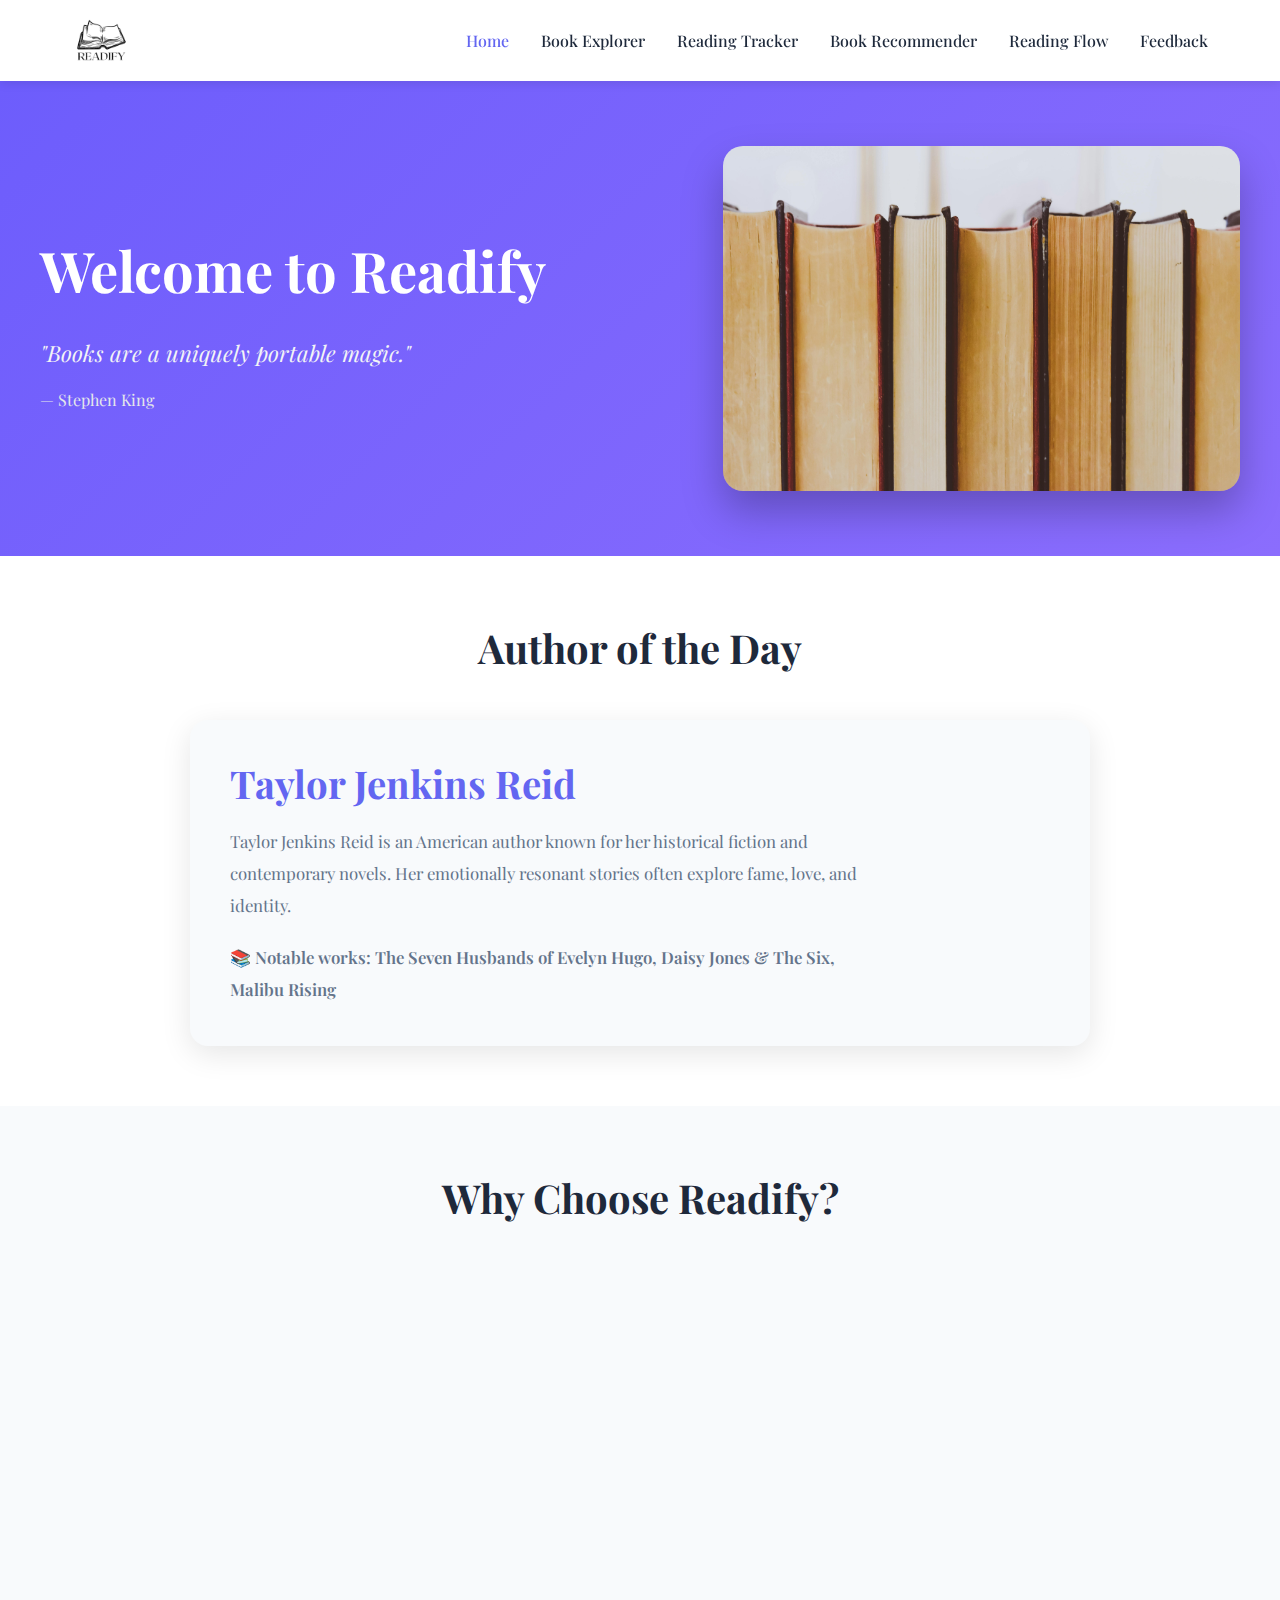
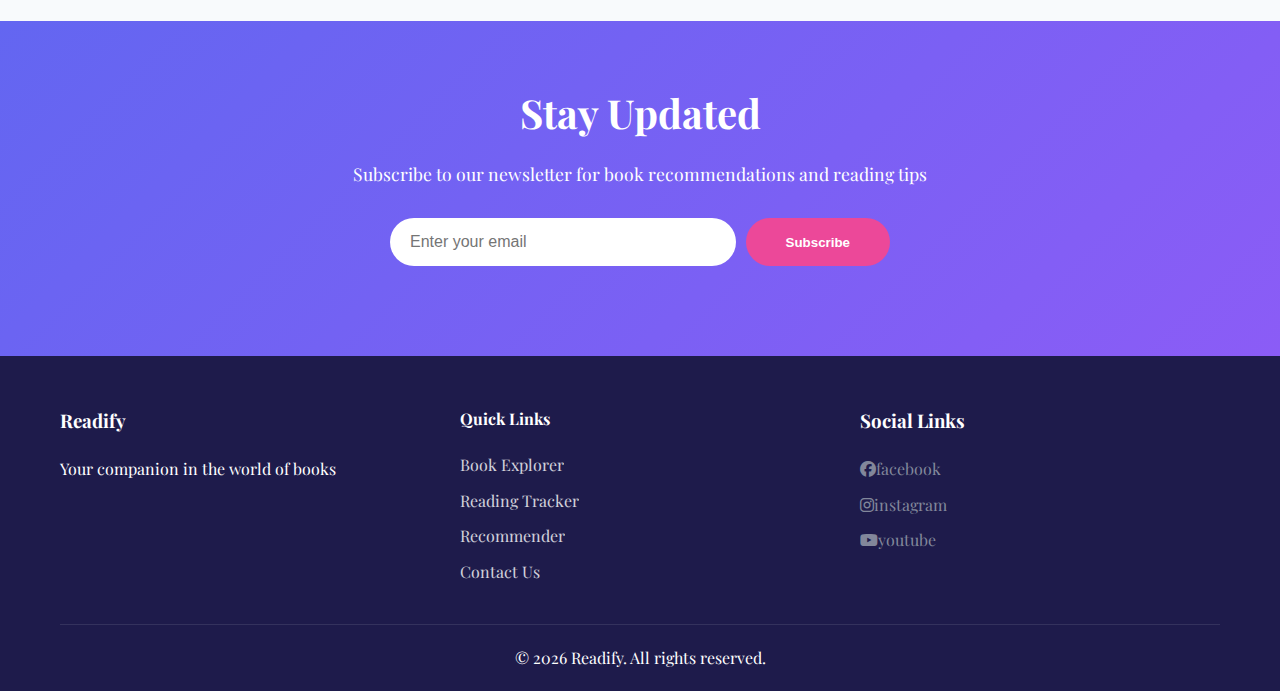
<file: index.html>
<!DOCTYPE html>
<html lang="en">
<head>
    <meta charset="UTF-8">
    <meta name="viewport" content="width=device-width, initial-scale=1.0">
    <meta name="description" content="Readify - Your platform for book recommendations and reading tools">
    <title>Readify - Home</title>

    <!--google-font-->
    <link rel="preconnect" href="https://fonts.googleapis.com">
    <link rel="preconnect" href="https://fonts.gstatic.com" crossorigin>
    <link href="https://fonts.googleapis.com/css2?family=Playfair+Display:ital,wght@0,400..900;1,400..900&display=swap" rel="stylesheet">

    <!--favicon-->
    <link rel="icon" type="image/png" href="images/favicon.png">

    <!--social-icons-->
    <link rel="stylesheet" href="https://cdnjs.cloudflare.com/ajax/libs/font-awesome/6.5.0/css/all.min.css">

    <link rel="manifest" href="manifest.json">
    <link rel="stylesheet" href="css/common.css">
    <link rel="stylesheet" href="css/index.css">
</head>
<body>
    <!-- Navigation Bar -->
    <nav class="navbar">
        <div class="nav-container">
            <a href="index.html" class="logo">
                <img src="images/logo.png" alt="Readify Logo" width="60" height="60">
            </a>
            <button class="hamburger" id="hamburger">
                <span></span>
                <span></span>
                <span></span>
            </button>
            <ul class="nav-menu" id="navMenu">
                <li><a href="index.html" class="active">Home</a></li>
                <li><a href="book-explorer.html">Book Explorer</a></li>
                <li><a href="reading-tracker.html">Reading Tracker</a></li>
                <li><a href="book-recommender.html">Book Recommender</a></li>
                <li><a href="reading-flow.html">Reading Flow</a></li>
                <li><a href="feedback.html">Feedback</a></li>
            </ul>
        </div>
    </nav>

    <!-- Hero Section -->
    <section class="hero">
        <div class="hero-grid">
            <div class="hero-text">
                <h1>Welcome to Readify</h1>
                <p class="rotating-quote" id="rotatingQuote">
                    Loading quote...
                </p>
                <p class="quote-author" id="quoteAuthor"></p>
            </div>
            <div class="hero-image">
                <img
                    src="images/book.jpg"
                    alt="Reading illustration"
                    width="520"
                    height="320"
                >

            </div>
        </div>
    </section>

    <!-- Author of the Day Section -->
    <section class="author-of-day">
        <div class="container">
            <h2>Author of the Day</h2>
            <div class="author-card" id="authorCard">
                <div class="author-info">
                    <h3 id="authorName">Loading...</h3>
                    <p id="authorBio">Loading author information...</p>
                    <p class="author-books" id="authorBooks"></p>
                </div>
            </div>
        </div>
    </section>

    <!-- Featured Content Section -->
    <section class="featured-content">
        <div class="container">
            <h2>Why Choose Readify?</h2>
            <div class="features-grid">
                <div class="feature-card">
                    <div class="feature-icon">🔍</div>
                    <h3>Discover Books</h3>
                    <p>Explore thousands of books across all genres</p>
                </div>
                <div class="feature-card">
                    <div class="feature-icon">📊</div>
                    <h3>Track Progress</h3>
                    <p>Monitor your reading journey and set goals</p>
                </div>
                <div class="feature-card">
                    <div class="feature-icon">🎲</div>
                    <h3>Get Recommendations</h3>
                    <p>Find your next favorite book with our smart recommender</p>
                </div>
            </div>
        </div>
    </section>

    <!-- Newsletter Section -->
    <section class="newsletter">
        <div class="container">
            <h2>Stay Updated</h2>
            <p>Subscribe to our newsletter for book recommendations and reading tips</p>
            <form id="newsletterForm">
                <input type="email" id="newsletterEmail" placeholder="Enter your email" required>
                <button type="submit">Subscribe</button>
            </form>
            <p id="newsletterMessage" class="form-message"></p>
        </div>
    </section>

    <!-- Footer -->
    <footer class="footer">
        <div class="container">
            <div class="footer-content">
                <div class="footer-section">
                    <h3>Readify</h3>
                    <p>Your companion in the world of books</p>
                </div>
                <div class="footer-section">
                    <h4>Quick Links</h4>
                    <ul>
                        <li><a href="book-explorer.html">Book Explorer</a></li>
                        <li><a href="reading-tracker.html">Reading Tracker</a></li>
                        <li><a href="book-recommender.html">Recommender</a></li>
                        <li><a href="feedback.html">Contact Us</a></li>
                    </ul>
                </div>
                <div class="footer-section">
                    <h3>Social Links</h3>
                    <ul class="social-links">
                        <li><a href="https://facebook.com"><i class="fab fa-facebook"></i>facebook</a></li>
                        <li><a href="https://instagram.com"><i class="fab fa-instagram"></i>instagram</a></li>
                        <li><a href="https://youtube.com"><i class="fab fa-youtube"></i>youtube</a></li>
                    </ul>
                </div>
            </div>
            <div class="footer-bottom">
                <p>&copy; 2026 Readify. All rights reserved.</p>
            </div>
        </div>
    </footer>

    <script src="js/books-data.js"></script>
    <script src="js/main.js"></script>
</body>
</html>
</file>
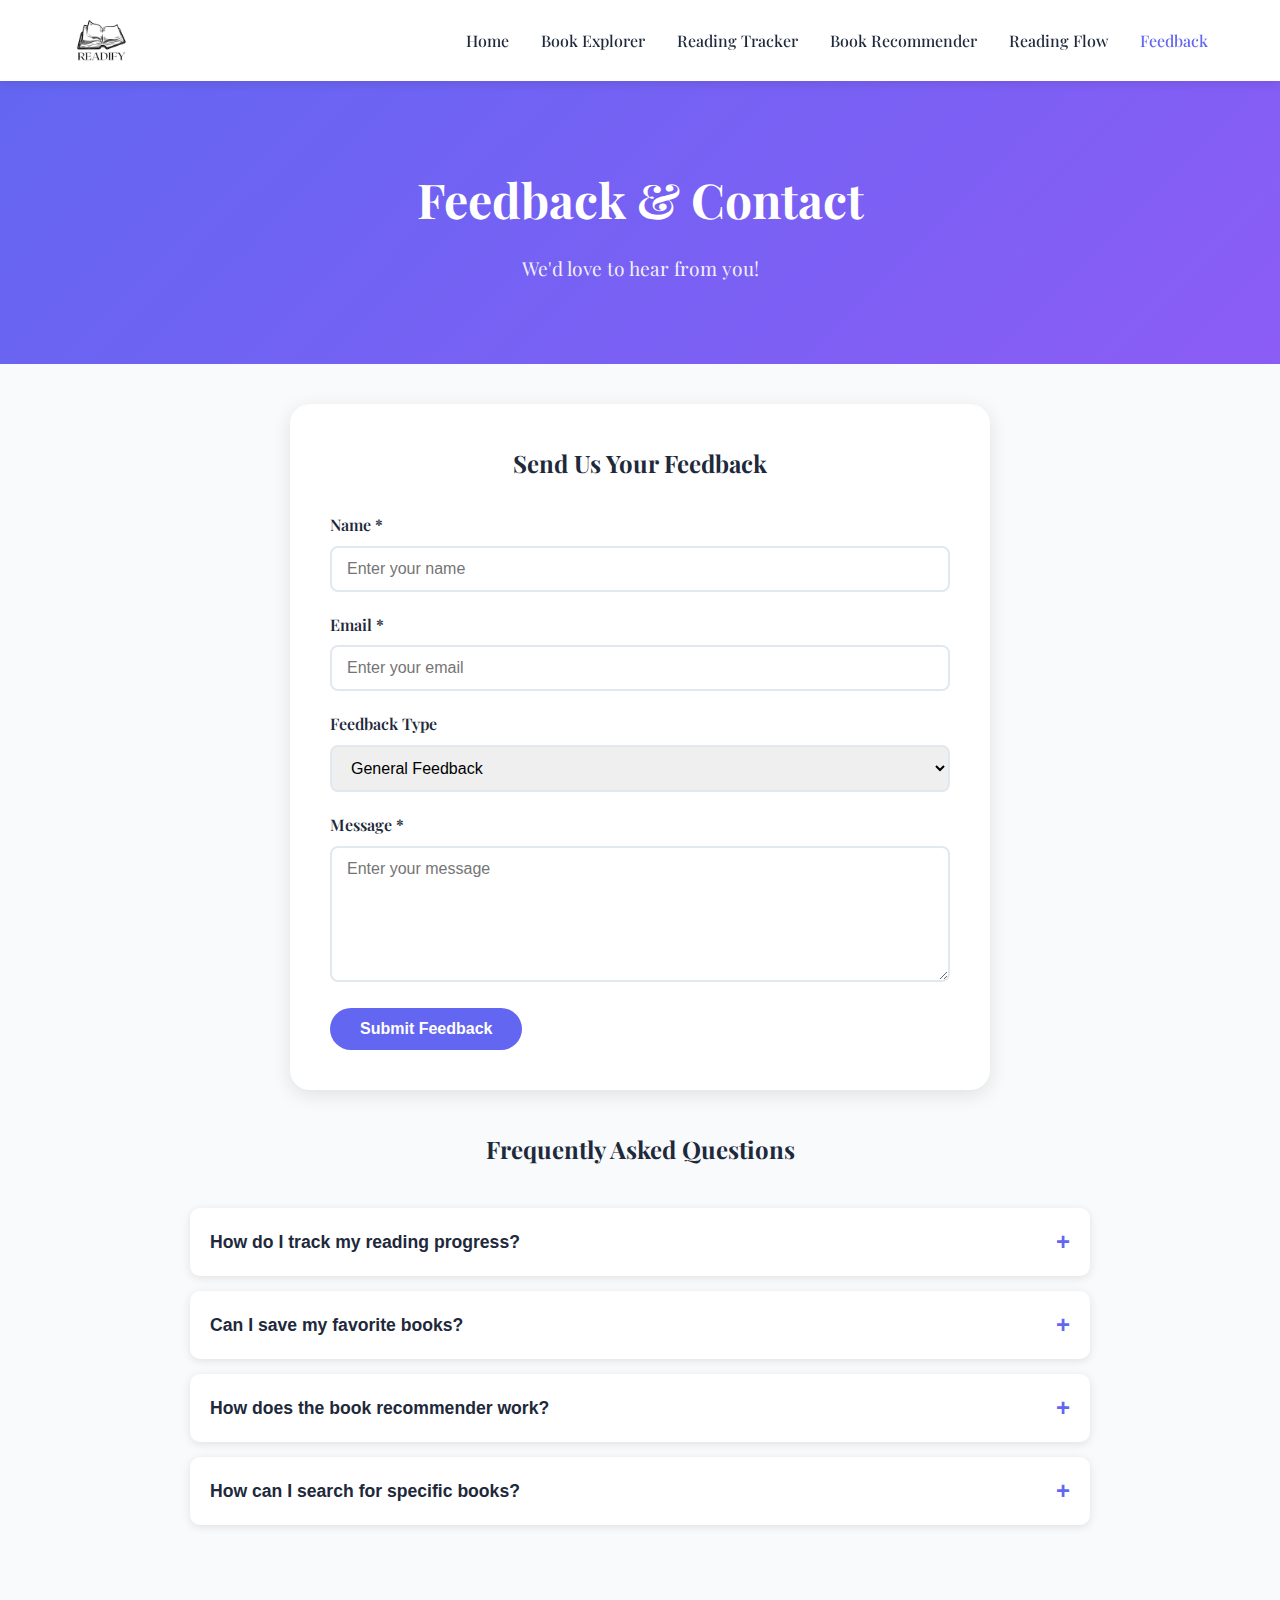
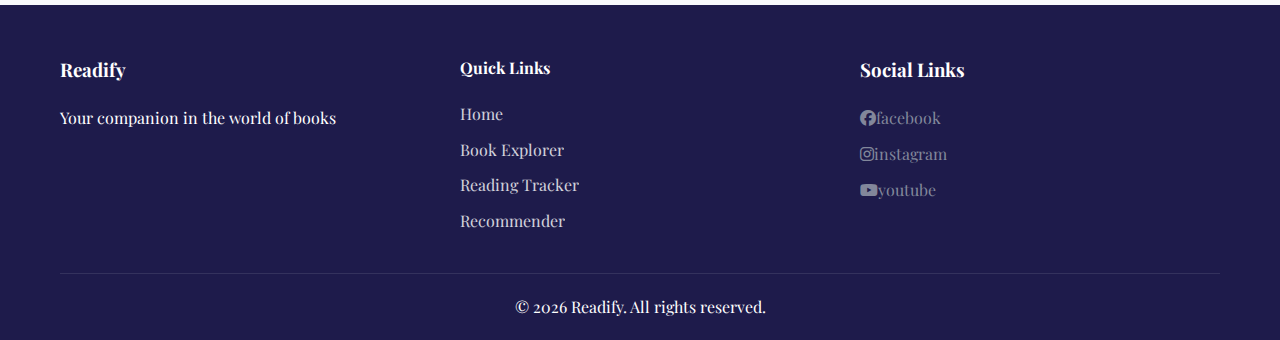
<file: feedback.html>
<!DOCTYPE html>
<html lang="en">
<head>
    <meta charset="UTF-8">
    <meta name="viewport" content="width=device-width, initial-scale=1.0">
    <meta name="description" content="Send us your feedback and questions">
    <title>Feedback - Readify</title>

    <!--google-font-->
    <link rel="preconnect" href="https://fonts.googleapis.com">
    <link rel="preconnect" href="https://fonts.gstatic.com" crossorigin>
    <link href="https://fonts.googleapis.com/css2?family=Playfair+Display:ital,wght@0,400..900;1,400..900&display=swap" rel="stylesheet">


    <!--favicon-->
    <link rel="icon" type="image/png" href="images/favicon.png">
    
    <!--social-icons-->
    <link rel="stylesheet" href="https://cdnjs.cloudflare.com/ajax/libs/font-awesome/6.5.0/css/all.min.css">

    <link rel="manifest" href="manifest.json">
    <link rel="stylesheet" href="css/common.css">
    <link rel="stylesheet" href="css/feedback.css">
</head>
<body>
    <!-- Navigation Bar -->
    <nav class="navbar">
        <div class="nav-container">
            <a href="index.html" class="logo">
                <img src="images/logo.png" alt="Readify Logo" width="60" height="60">
            </a>
            <button class="hamburger" id="hamburger">
                <span></span>
                <span></span>
                <span></span>
            </button>
            <ul class="nav-menu" id="navMenu">
                <li><a href="index.html">Home</a></li>
                <li><a href="book-explorer.html">Book Explorer</a></li>
                <li><a href="reading-tracker.html">Reading Tracker</a></li>
                <li><a href="book-recommender.html">Book Recommender</a></li>
                <li><a href="reading-flow.html">Reading Flow</a></li>
                <li><a href="feedback.html" class="active">Feedback</a></li>
            </ul>
        </div>
    </nav>

    <!-- Page Header -->
    <section class="page-header">
        <div class="container">
            <h1>Feedback & Contact</h1>
            <p>We'd love to hear from you!</p>
        </div>
    </section>

    <!-- Feedback Form Section -->
    <section class="feedback-section">
        <div class="container">
            <div class="feedback-card">
                <h2>Send Us Your Feedback</h2>
                <form id="feedbackForm">
                    <div class="form-group">
                        <label for="userName">Name *</label>
                        <input type="text" id="userName" placeholder="Enter your name" required>
                        <span class="error-message" id="nameError"></span>
                    </div>
                    <div class="form-group">
                        <label for="userEmail">Email *</label>
                        <input type="email" id="userEmail" placeholder="Enter your email" required>
                        <span class="error-message" id="emailError"></span>
                    </div>
                    <div class="form-group">
                        <label for="feedbackType">Feedback Type</label>
                        <select id="feedbackType">
                            <option value="general">General Feedback</option>
                            <option value="bug">Report a Bug</option>
                            <option value="suggestion">Suggestion</option>
                            <option value="question">Question</option>
                        </select>
                    </div>
                    <div class="form-group">
                        <label for="userMessage">Message *</label>
                        <textarea id="userMessage" rows="6" placeholder="Enter your message" required></textarea>
                        <span class="error-message" id="messageError"></span>
                    </div>
                    <button type="submit" class="btn-primary">Submit Feedback</button>
                </form>
                <div id="feedbackConfirmation" class="confirmation-message" style="display: none;">
                    <div class="success-icon">✓</div>
                    <h3>Thank You!</h3>
                    <p>Your feedback has been received. We'll get back to you soon!</p>
                </div>
            </div>

            <!-- FAQ Section -->
            <div class="faq-section">
                <h2>Frequently Asked Questions</h2>
                <div class="faq-accordion">
                    <div class="faq-item">
                        <button class="faq-question">
                            How do I track my reading progress?
                            <span class="faq-icon">+</span>
                        </button>
                        <div class="faq-answer">
                            <p>Visit the Reading Tracker page, enter your book details including total pages, pages read, and your daily reading speed. The tracker will calculate your progress percentage and estimated completion date. You can also save your progress for future reference.</p>
                        </div>
                    </div>
                    <div class="faq-item">
                        <button class="faq-question">
                            Can I save my favorite books?
                            <span class="faq-icon">+</span>
                        </button>
                        <div class="faq-answer">
                            <p>Yes! When you get a book recommendation, you can save it to your reading list by clicking the "Save to Reading List" button. Your list is stored locally and will be available whenever you return to the site.</p>
                        </div>
                    </div>
                    <div class="faq-item">
                        <button class="faq-question">
                            How does the book recommender work?
                            <span class="faq-icon">+</span>
                        </button>
                        <div class="faq-answer">
                            <p>Our book recommender uses your genre preference and desired book length to suggest books from our curated collection. Simply select your preferences and click "Get Recommendation" to discover your next read. You can keep clicking "Pick Again" until you find something you like!</p>
                        </div>
                    </div>
                    <div class="faq-item">
                        <button class="faq-question">
                            How can I search for specific books?
                            <span class="faq-icon">+</span>
                        </button>
                        <div class="faq-answer">
                            <p>Go to the Book Explorer page where you can search for books by title or author using the search bar. You can also filter books by genre using the dropdown menu. Click on any book card to see more details including synopsis, series information, and ratings.</p>
                        </div>
                    </div>
                </div>
            </div>
        </div>
    </section>

    <!-- Footer -->
    <footer class="footer">
        <div class="container">
            <div class="footer-content">
                <div class="footer-section">
                    <h3>Readify</h3>
                    <p>Your companion in the world of books</p>
                </div>
                <div class="footer-section">
                    <h4>Quick Links</h4>
                    <ul>
                        <li><a href="index.html">Home</a></li>
                        <li><a href="book-explorer.html">Book Explorer</a></li>
                        <li><a href="reading-tracker.html">Reading Tracker</a></li>
                        <li><a href="book-recommender.html">Recommender</a></li>
                    </ul>
                </div>
                <div class="footer-section">
                    <h3>Social Links</h3>
                    <ul class="social-links">
                        <li><a href="https://facebook.com"><i class="fab fa-facebook"></i>facebook</a></li>
                        <li><a href="https://instagram.com"><i class="fab fa-instagram"></i>instagram</a></li>
                        <li><a href="https://youtube.com"><i class="fab fa-youtube"></i>youtube</a></li>
                    </ul>
                </div>
            </div>
            <div class="footer-bottom">
                <p>&copy; 2026 Readify. All rights reserved.</p>
            </div>
        </div>
    </footer>

    <script src="js/books-data.js"></script>
    <script src="js/main.js"></script>
</body>
</html>
</file>
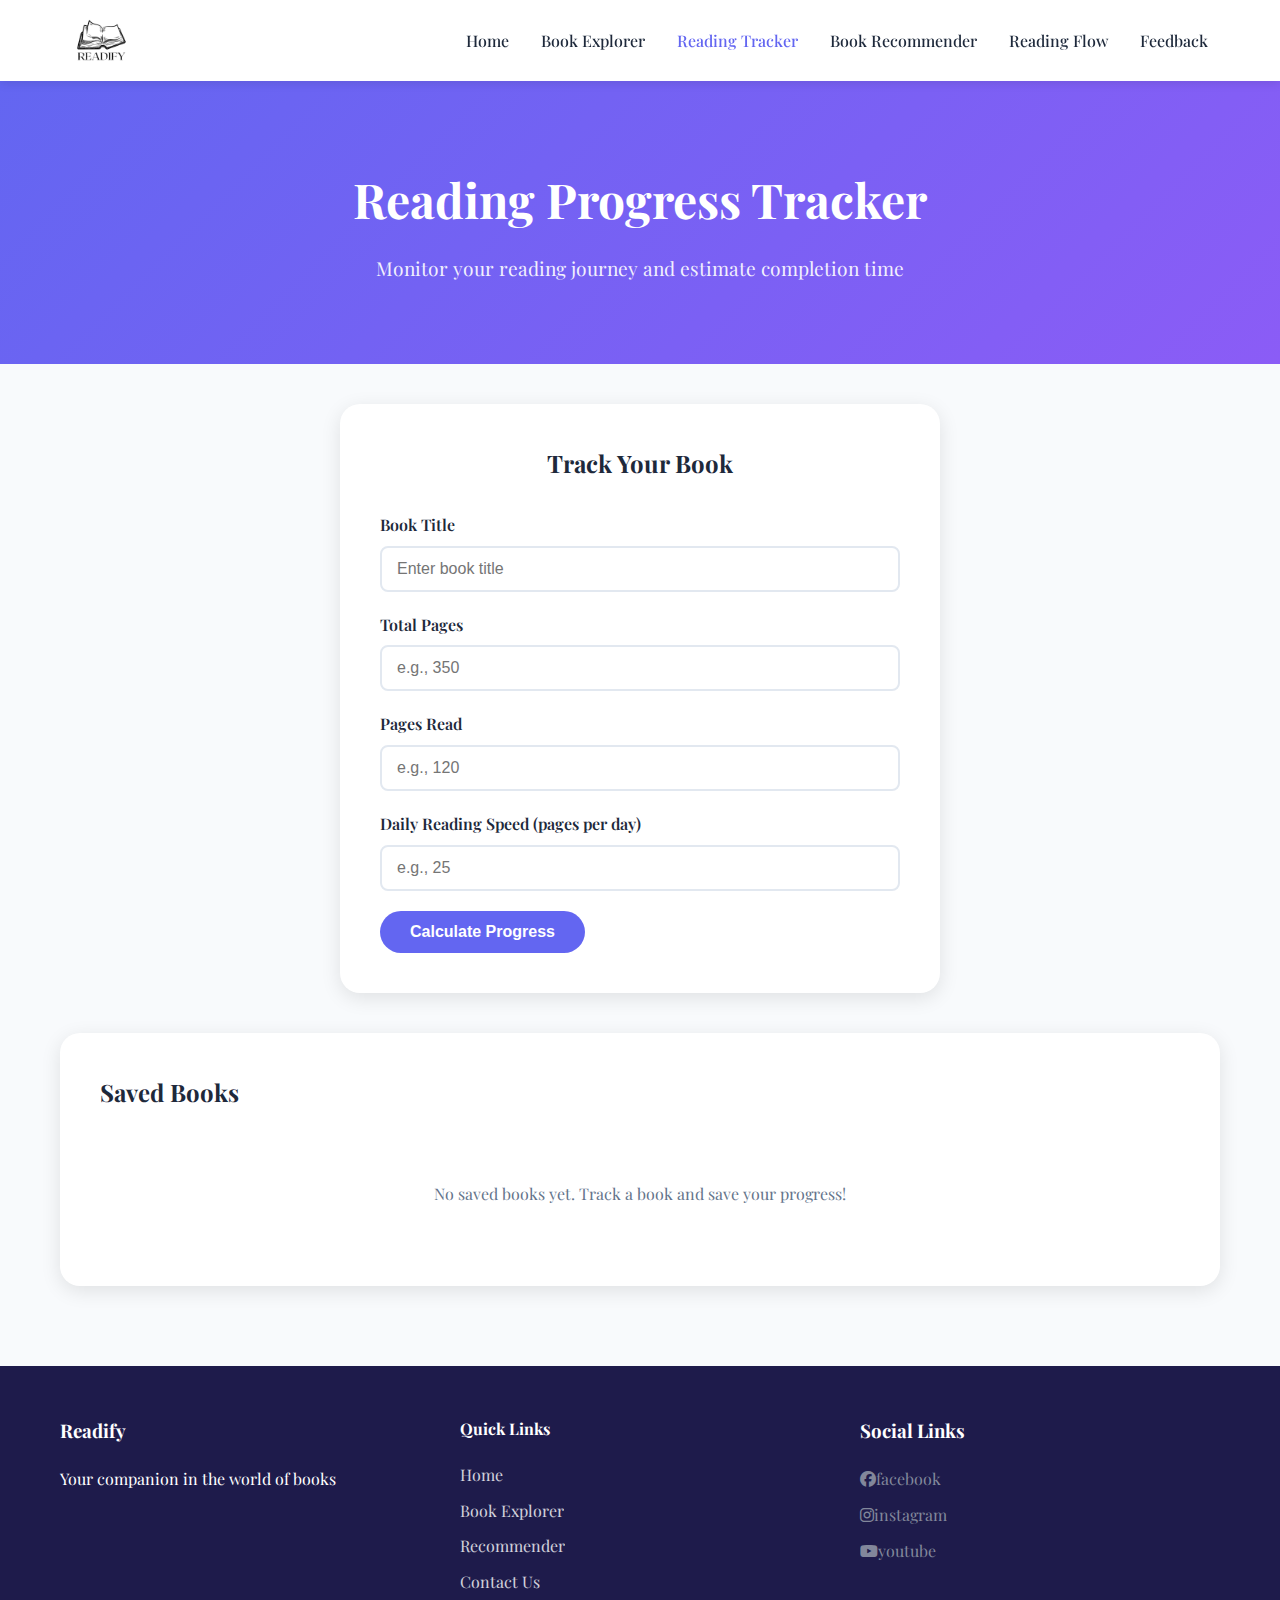
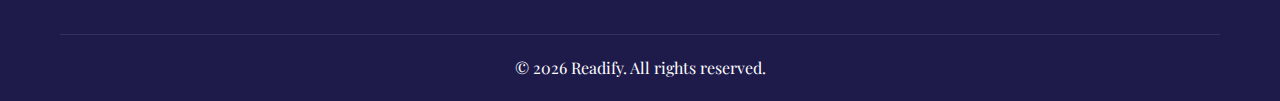
<file: reading-tracker.html>
<!DOCTYPE html>
<html lang="en">
<head>
    <meta charset="UTF-8">
    <meta name="viewport" content="width=device-width, initial-scale=1.0">
    <meta name="description" content="Track your reading progress on Readify">
    <title>Reading Tracker - Readify</title>

    <!--google-font-->
    <link rel="preconnect" href="https://fonts.googleapis.com">
    <link rel="preconnect" href="https://fonts.gstatic.com" crossorigin>
    <link href="https://fonts.googleapis.com/css2?family=Playfair+Display:ital,wght@0,400..900;1,400..900&display=swap" rel="stylesheet">


    <!--favicon-->
    <link rel="icon" type="image/png" href="images/favicon.png">

    <!--social-icons-->
    <link rel="stylesheet" href="https://cdnjs.cloudflare.com/ajax/libs/font-awesome/6.5.0/css/all.min.css">

    <link rel="manifest" href="manifest.json">
    <link rel="stylesheet" href="css/common.css">
    <link rel="stylesheet" href="css/reading-tracker.css">
</head>
<body>
    <!-- Navigation Bar -->
    <nav class="navbar">
        <div class="nav-container">
            <a href="index.html" class="logo">
                <img src="images/logo.png" alt="Readify Logo" width="60" height="60">
            </a>
            <button class="hamburger" id="hamburger">
                <span></span>
                <span></span>
                <span></span>
            </button>
            <ul class="nav-menu" id="navMenu">
                <li><a href="index.html">Home</a></li>
                <li><a href="book-explorer.html">Book Explorer</a></li>
                <li><a href="reading-tracker.html" class="active">Reading Tracker</a></li>
                <li><a href="book-recommender.html">Book Recommender</a></li>
                <li><a href="reading-flow.html">Reading Flow</a></li>
                <li><a href="feedback.html">Feedback</a></li>
            </ul>
        </div>
    </nav>

    <!-- Page Header -->
    <section class="page-header">
        <div class="container">
            <h1>Reading Progress Tracker</h1>
            <p>Monitor your reading journey and estimate completion time</p>
        </div>
    </section>

    <!-- Tracker Form Section -->
    <section class="tracker-section">
        <div class="container">
            <div class="tracker-card">
                <h2>Track Your Book</h2>
                <form id="trackerForm">
                    <div class="form-group">
                        <label for="bookTitle">Book Title</label>
                        <input type="text" id="bookTitle" placeholder="Enter book title" required>
                    </div>
                    <div class="form-group">
                        <label for="totalPages">Total Pages</label>
                        <input type="number" id="totalPages" placeholder="e.g., 350" min="1" required>
                    </div>
                    <div class="form-group">
                        <label for="pagesRead">Pages Read</label>
                        <input type="number" id="pagesRead" placeholder="e.g., 120" min="0" required>
                    </div>
                    <div class="form-group">
                        <label for="readingSpeed">Daily Reading Speed (pages per day)</label>
                        <input type="number" id="readingSpeed" placeholder="e.g., 25" min="1" required>
                    </div>
                    <button type="submit" class="btn-primary">Calculate Progress</button>
                    <button type="button" id="saveProgress" class="btn-secondary" style="display: none;">Save Progress</button>
                </form>
            </div>

            <!-- Results Section -->
            <div id="resultsSection" class="results-section" style="display: none;">
                <h2>Your Reading Progress</h2>
                <div class="results-grid">
                    <div class="result-card">
                        <div class="result-icon">📖</div>
                        <h3>Progress</h3>
                        <p class="result-value" id="percentComplete">0%</p>
                    </div>
                    <div class="result-card">
                        <div class="result-icon">📄</div>
                        <h3>Pages Remaining</h3>
                        <p class="result-value" id="pagesRemaining">0</p>
                    </div>
                    <div class="result-card">
                        <div class="result-icon">⏱️</div>
                        <h3>Estimated Days</h3>
                        <p class="result-value" id="daysRemaining">0</p>
                    </div>
                    <div class="result-card">
                        <div class="result-icon">📅</div>
                        <h3>Finish Date</h3>
                        <p class="result-value" id="finishDate">-</p>
                    </div>
                </div>

                <!-- Progress Bar -->
                <div class="progress-bar-container">
                    <div class="progress-bar">
                        <div class="progress-fill" id="progressFill"></div>
                    </div>
                    <p class="progress-text" id="progressText">0% Complete</p>
                </div>
            </div>

            <!-- Saved Progress Section -->
            <div class="saved-progress">
                <h2>Saved Books</h2>
                <div id="savedBooksList" class="saved-books-list">
                    <p class="no-saved">No saved books yet. Track a book and save your progress!</p>
                </div>
            </div>
        </div>
    </section>

    <!-- Footer -->
    <footer class="footer">
        <div class="container">
            <div class="footer-content">
                <div class="footer-section">
                    <h3>Readify</h3>
                    <p>Your companion in the world of books</p>
                </div>
                <div class="footer-section">
                    <h4>Quick Links</h4>
                    <ul>
                        <li><a href="index.html">Home</a></li>
                        <li><a href="book-explorer.html">Book Explorer</a></li>
                        <li><a href="book-recommender.html">Recommender</a></li>
                        <li><a href="feedback.html">Contact Us</a></li>
                    </ul>
                </div>
                <div class="footer-section">
                    <h3>Social Links</h3>
                    <ul class="social-links">
                        <li><a href="https://facebook.com"><i class="fab fa-facebook"></i>facebook</a></li>
                        <li><a href="https://instagram.com"><i class="fab fa-instagram"></i>instagram</a></li>
                        <li><a href="https://youtube.com"><i class="fab fa-youtube"></i>youtube</a></li>
                    </ul>
                </div>
            </div>
            <div class="footer-bottom">
                <p>&copy; 2026 Readify. All rights reserved.</p>
            </div>
        </div>
    </footer>

    <script src="js/books-data.js"></script>
    <script src="js/main.js"></script>
</body>
</html>
</file>
<file: css/common.css>
/* CSS Variables for Color Palette */
:root {
    --primary-color: #6366f1;
    --secondary-color: #8b5cf6;
    --accent-color: #ec4899;
    --dark-bg: #1e1b4b;
    --light-bg: #f8fafc;
    --text-dark: #1e293b;
    --text-light: #64748b;
    --white: #ffffff;
    --success: #10b981;
    --error: #ef4444;
    --shadow: rgba(0, 0, 0, 0.1);
}

/* Global Styles */
* {
    margin: 0;
    padding: 0;
    box-sizing: border-box;
}

html {
    scroll-behavior: smooth;
}

body {
    font-family: "Playfair Display", serif;
    line-height: 1.6;
    color: var(--text-dark);
    background-color: var(--light-bg);
}

.container {
    max-width: 1200px;
    margin: 0 auto;
    padding: 0 20px;
}

/* Navigation Bar Styles */
.navbar {
    background-color: var(--white);
    box-shadow: 0 2px 10px var(--shadow);
    position: sticky;
    top: 0;
    z-index: 1000;
}

.nav-container {
    display: flex;
    justify-content: space-between;
    align-items: center;
    padding: 1rem 2rem;
    max-width: 1200px;
    margin: 0 auto;
}

.logo img {
  width: 60px;
  height: auto;
  display: block;
}

.nav-menu {
    display: flex;
    list-style: none;
    gap: 2rem;
}

.nav-menu a {
    text-decoration: none;
    color: var(--text-dark);
    font-weight: 500;
    transition: color 0.3s ease;
}

.nav-menu a:hover,
.nav-menu a.active {
    color: var(--primary-color);
}

.hamburger {
    display: none;
    flex-direction: column;
    background: none;
    border: none;
    cursor: pointer;
    padding: 0;
}

.hamburger span {
    width: 25px;
    height: 3px;
    background-color: var(--text-dark);
    margin: 3px 0;
    transition: 0.3s;
}

/* Footer */
.footer {
    background-color: var(--dark-bg);
    color: var(--white);
    padding: 50px 20px 20px;
}

.footer-content {
    display: grid;
    grid-template-columns: repeat(auto-fit, minmax(250px, 1fr));
    gap: 40px;
    margin-bottom: 30px;
}

.footer-section h3,
.footer-section h4 {
    margin-bottom: 20px;
    color: var(--white);
}

.footer-section ul {
    list-style: none;
}

.footer-section ul li {
    margin-bottom: 10px;
}

.footer-section a {
    color: var(--white);
    text-decoration: none;
    opacity: 0.8;
    transition: opacity 0.3s ease;
}

.footer-section a:hover {
    opacity: 1;
}

.footer-bottom {
    text-align: center;
    padding-top: 20px;
    border-top: 1px solid rgba(255,255,255,0.1);
}

/* Page Header */
.page-header {
    background: linear-gradient(135deg, var(--primary-color), var(--secondary-color));
    color: var(--white);
    padding: 80px 20px;
    text-align: center;
}

.page-header h1 {
    font-size: 3rem;
    margin-bottom: 15px;
}

.page-header p {
    font-size: 1.2rem;
    opacity: 0.9;
}

/* Buttons */
.btn-primary,
.btn-secondary {
    padding: 12px 30px;
    border: none;
    border-radius: 50px;
    font-weight: 600;
    cursor: pointer;
    transition: all 0.3s ease;
    font-size: 1rem;
}

.btn-primary {
    background-color: var(--primary-color);
    color: var(--white);
}

.btn-primary:hover {
    background-color: #4f46e5;
    transform: translateY(-2px);
    box-shadow: 0 5px 15px rgba(99, 102, 241, 0.4);
}

.btn-secondary {
    background-color: var(--secondary-color);
    color: var(--white);
}

.btn-secondary:hover {
    background-color: #7c3aed;
    transform: translateY(-2px);
}

/* Form Styles */
.form-group {
    margin-bottom: 20px;
}

.form-group label {
    display: block;
    margin-bottom: 8px;
    font-weight: 600;
    color: var(--text-dark);
}

.form-group input,
.form-group select,
.form-group textarea {
    width: 100%;
    padding: 12px 15px;
    border: 2px solid #e2e8f0;
    border-radius: 8px;
    font-size: 1rem;
    font-family: 'Poppins', sans-serif;
    transition: border-color 0.3s ease;
}

.form-group input:focus,
.form-group select:focus,
.form-group textarea:focus {
    outline: none;
    border-color: var(--primary-color);
}

.error-message {
    color: var(--error);
    font-size: 0.9rem;
    margin-top: 5px;
    display: block;
}

.form-message {
    margin-top: 15px;
    font-weight: 600;
}

.no-saved {
    text-align: center;
    color: var(--text-light);
    padding: 40px 20px;
}

.delete-btn {
    background-color: var(--error);
    color: var(--white);
    border: none;
    padding: 8px 15px;
    border-radius: 5px;
    cursor: pointer;
    transition: background-color 0.3s ease;
}

.delete-btn:hover {
    background-color: #dc2626;
}

/* Animations */
@keyframes fadeIn {
    from {
        opacity: 0;
    }
    to {
        opacity: 1;
    }
}

@keyframes fadeInUp {
    from {
        opacity: 0;
        transform: translateY(30px);
    }
    to {
        opacity: 1;
        transform: translateY(0);
    }
}

@keyframes float {
    0%, 100% {
        transform: translateY(0);
    }
    50% {
        transform: translateY(-20px);
    }
}

@keyframes scaleIn {
    from {
        transform: scale(0);
    }
    to {
        transform: scale(1);
    }
}

@keyframes slideIn {
    from {
        transform: translateY(-50px);
        opacity: 0;
    }
    to {
        transform: translateY(0);
        opacity: 1;
    }
}

/* Responsive Design */
@media (max-width: 768px) {
    .hamburger {
        display: flex;
    }
    
    .nav-menu {
        position: fixed;
        left: -100%;
        top: 70px;
        flex-direction: column;
        background-color: var(--white);
        width: 100%;
        text-align: center;
        transition: 0.3s;
        box-shadow: 0 10px 27px rgba(0, 0, 0, 0.05);
        padding: 20px 0;
    }
    
    .nav-menu.active {
        left: 0;
    }
    
    .page-header h1 {
        font-size: 2rem;
    }
    
    .page-header p {
        font-size: 1rem;
    }
    .author-card {
        padding: 25px;
    }

    .author-info h3 {
        font-size: 2rem;
    }
}
</file>
<file: css/index.css>
.hero {
    padding: 65px 20px;
    background: linear-gradient(135deg, #6d5dfc, #8b6dfd);
}
.hero-grid {
    max-width: 1200px;
    margin: 0 auto;
    display: grid;
    grid-template-columns: 1.1fr 0.9fr;
    gap: 50px;
    align-items: center;
}

.hero-text h1 {
    font-size: 3.5rem;
    font-family: "Playfair Display", serif;
    color: #ffffff;
    margin-bottom: 20px;
}

.rotating-quote {
    font-size: 1.4rem;
    font-style: italic;
    color: #f3f4f6;
    line-height: 1.7;
}

.quote-author {
    margin-top: 15px;
    font-size: 1rem;
    color: #e5e7eb;
}

.hero-image {
    display: flex;
    justify-content: center;
}

.hero-image img {
    max-width: 100%;
    height: auto;
    border-radius: 20px;
    box-shadow: 0 20px 40px rgba(0,0,0,0.25);
}

/* Author of the Day */
.author-of-day {
    padding: 60px 20px;
    background-color: var(--white);
}

.author-of-day h2 {
    text-align: center;
    font-size: 2.5rem;
    margin-bottom: 40px;
    color: var(--text-dark);
    font-family: "Playfair Display", serif;
}

/* Card */
.author-card {
    display: grid;
    grid-template-columns: 1fr;
    gap: 20px;
    background: var(--light-bg);
    padding: 40px;
    border-radius: 18px;
    box-shadow: 0 8px 30px var(--shadow);
    max-width: 900px;
    margin: 0 auto;
}

/* Author Info */
.author-info h3 {
    font-size: 2.4rem;
    line-height: 1.2;
    color: var(--primary-color);
    margin-bottom: 20px;
    font-family: "Playfair Display", serif;
}

/* Bio text */
.author-info p {
    color: var(--text-light);
    line-height: 1.9;
    font-size: 1.05rem;
    max-width: 650px;
}

/* Notable books */
.author-books {
    margin-top: 20px;
    font-weight: 600;
    color: var(--text-dark);
    font-size: 1rem;
}

/* Emphasis for label */
.author-books::before {
    content: "📚 ";
}


/* Featured Content */
.featured-content {
    padding: 60px 20px;
    background: var(--light-bg);
}

.featured-content h2 {
    text-align: center;
    font-size: 2.5rem;
    margin-bottom: 50px;
}

.features-grid {
    display: grid;
    grid-template-columns: repeat(auto-fit, minmax(280px, 1fr));
    gap: 30px;
}

.feature-card {
    background: var(--white);
    padding: 40px 30px;
    border-radius: 15px;
    text-align: center;
    box-shadow: 0 5px 20px var(--shadow);
    transition: transform 0.3s ease, box-shadow 0.3s ease;
}

.feature-card:hover {
    transform: translateY(-10px);
    box-shadow: 0 10px 30px var(--shadow);
}

.feature-icon {
    font-size: 3rem;
    margin-bottom: 20px;
}

.feature-card h3 {
    font-size: 1.5rem;
    margin-bottom: 15px;
    color: var(--primary-color);
}

/* Newsletter Section */
.newsletter {
    padding: 60px 20px;
    background: linear-gradient(135deg, var(--primary-color), var(--secondary-color));
    color: var(--white);
    text-align: center;
}

.newsletter h2 {
    font-size: 2.5rem;
    margin-bottom: 15px;
}

.newsletter p {
    font-size: 1.1rem;
    margin-bottom: 30px;
}

#newsletterForm {
    display: flex;
    gap: 10px;
    max-width: 500px;
    margin: 0 auto;
}

#newsletterEmail {
    flex: 1;
    padding: 15px 20px;
    border: none;
    border-radius: 50px;
    font-size: 1rem;
}

#newsletterForm button {
    padding: 15px 40px;
    background-color: var(--accent-color);
    color: var(--white);
    border: none;
    border-radius: 50px;
    font-weight: 600;
    cursor: pointer;
    transition: background-color 0.3s ease;
}

#newsletterForm button:hover {
    background-color: #db2777;
}
/* Social Links */
.social-links {
    list-style: none;
}

.social-links li {
    margin-bottom: 0.5rem;
}

.social-links a {
    color: #9CA3AF;
    text-decoration: none;
    transition: color 0.3s ease;
    cursor: pointer;
}

.social-links a:hover {
    color: var(--primary-green);
}

/* Responsive Design */
@media (max-width: 768px) {
    .hero-content {
        grid-template-columns: 1fr;
    }
    .hero-grid {
        grid-template-columns: 1fr;
        text-align: center;
    }

    .hero-text h1 {
        font-size: 2.4rem;
    }

    .hero-image {
        margin-top: 30px;
    }
    
    .quote-section h1 {
        font-size: 2rem;
    }
    
    .rotating-quote {
        font-size: 1.2rem;
    }
    
    .author-card {
        grid-template-columns: 1fr;
        text-align: center;
    }
    
    .author-image {
        margin: 0 auto;
    }
    
    #newsletterForm {
        flex-direction: column;
    }
}
</file>
<file: css/feedback.css>
/* Feedback Section */
.feedback-section {
    padding: 40px 20px 80px;
}

.feedback-card {
    background: var(--white);
    padding: 40px;
    border-radius: 20px;
    box-shadow: 0 5px 20px var(--shadow);
    max-width: 700px;
    margin: 0 auto 40px;
}

.feedback-card h2 {
    text-align: center;
    margin-bottom: 30px;
    color: var(--text-dark);
}

/* Confirmation Message */
.confirmation-message {
    text-align: center;
    padding: 40px;
}

.success-icon {
    width: 80px;
    height: 80px;
    background: var(--success);
    color: var(--white);
    font-size: 3rem;
    border-radius: 50%;
    display: flex;
    align-items: center;
    justify-content: center;
    margin: 0 auto 20px;
    animation: scaleIn 0.5s ease;
}

.confirmation-message h3 {
    color: var(--success);
    margin-bottom: 10px;
}

/* FAQ Section */
.faq-section {
    max-width: 900px;
    margin: 0 auto;
}

.faq-section h2 {
    text-align: center;
    margin-bottom: 40px;
    color: var(--text-dark);
}

.faq-accordion {
    display: grid;
    gap: 15px;
}

.faq-item {
    background: var(--white);
    border-radius: 10px;
    box-shadow: 0 2px 10px var(--shadow);
    overflow: hidden;
}

.faq-question {
    width: 100%;
    text-align: left;
    padding: 20px;
    background: none;
    border: none;
    font-size: 1.1rem;
    font-weight: 600;
    color: var(--text-dark);
    cursor: pointer;
    display: flex;
    justify-content: space-between;
    align-items: center;
    transition: background 0.3s ease;
}

.faq-question:hover {
    background: var(--light-bg);
}

.faq-icon {
    font-size: 1.5rem;
    color: var(--primary-color);
    transition: transform 0.3s ease;
}

.faq-item.active .faq-icon {
    transform: rotate(45deg);
}

.faq-answer {
    max-height: 0;
    overflow: hidden;
    transition: max-height 0.3s ease, padding 0.3s ease;
}

.faq-item.active .faq-answer {
    max-height: 500px;
    padding: 0 20px 20px;
}

.faq-answer p {
    color: var(--text-light);
    line-height: 1.8;
}

/* Social Links */
.social-links {
    list-style: none;
}

.social-links li {
    margin-bottom: 0.5rem;
}

.social-links a {
    color: #9CA3AF;
    text-decoration: none;
    transition: color 0.3s ease;
    cursor: pointer;
}

.social-links a:hover {
    color: var(--primary-green);
}
</file>
<file: css/reading-tracker.css>
/* Tracker Section */
.tracker-section {
    padding: 40px 20px 80px;
}

.tracker-card {
    background: var(--white);
    padding: 40px;
    border-radius: 20px;
    box-shadow: 0 5px 20px var(--shadow);
    max-width: 600px;
    margin: 0 auto 40px;
}

.tracker-card h2 {
    text-align: center;
    margin-bottom: 30px;
    color: var(--text-dark);
}

/* Results Section */
.results-section {
    background: var(--white);
    padding: 40px;
    border-radius: 20px;
    box-shadow: 0 5px 20px var(--shadow);
    margin-bottom: 40px;
}

.results-section h2 {
    text-align: center;
    margin-bottom: 40px;
    color: var(--text-dark);
}

.results-grid {
    display: grid;
    grid-template-columns: repeat(auto-fit, minmax(200px, 1fr));
    gap: 20px;
    margin-bottom: 40px;
}

.result-card {
    background: var(--light-bg);
    padding: 25px;
    border-radius: 15px;
    text-align: center;
}

.result-icon {
    font-size: 2.5rem;
    margin-bottom: 15px;
}

.result-card h3 {
    font-size: 1rem;
    color: var(--text-light);
    margin-bottom: 10px;
}

.result-value {
    font-size: 2rem;
    font-weight: 700;
    color: var(--primary-color);
}

/* Progress Bar */
.progress-bar-container {
    margin-top: 30px;
}

.progress-bar {
    width: 100%;
    height: 30px;
    background-color: #e2e8f0;
    border-radius: 15px;
    overflow: hidden;
}

.progress-fill {
    height: 100%;
    background: linear-gradient(90deg, var(--primary-color), var(--secondary-color));
    transition: width 0.5s ease;
    display: flex;
    align-items: center;
    justify-content: flex-end;
    padding-right: 10px;
    color: var(--white);
    font-weight: 600;
}

.progress-text {
    text-align: center;
    margin-top: 10px;
    font-weight: 600;
    color: var(--text-dark);
}

/* Saved Progress Section */
.saved-progress {
    background: var(--white);
    padding: 40px;
    border-radius: 20px;
    box-shadow: 0 5px 20px var(--shadow);
}

.saved-progress h2 {
    margin-bottom: 30px;
    color: var(--text-dark);
}

.saved-books-list {
    display: grid;
    gap: 15px;
}

.saved-book-item {
    background: var(--light-bg);
    padding: 20px;
    border-radius: 10px;
    display: flex;
    justify-content: space-between;
    align-items: center;
}

.saved-book-info h4 {
    color: var(--text-dark);
    margin-bottom: 5px;
}

.saved-book-info p {
    color: var(--text-light);
    font-size: 0.9rem;
}

/* Social Links */
.social-links {
    list-style: none;
}

.social-links li {
    margin-bottom: 0.5rem;
}

.social-links a {
    color: #9CA3AF;
    text-decoration: none;
    transition: color 0.3s ease;
    cursor: pointer;
}

.social-links a:hover {
    color: var(--primary-green);
}
</file>
